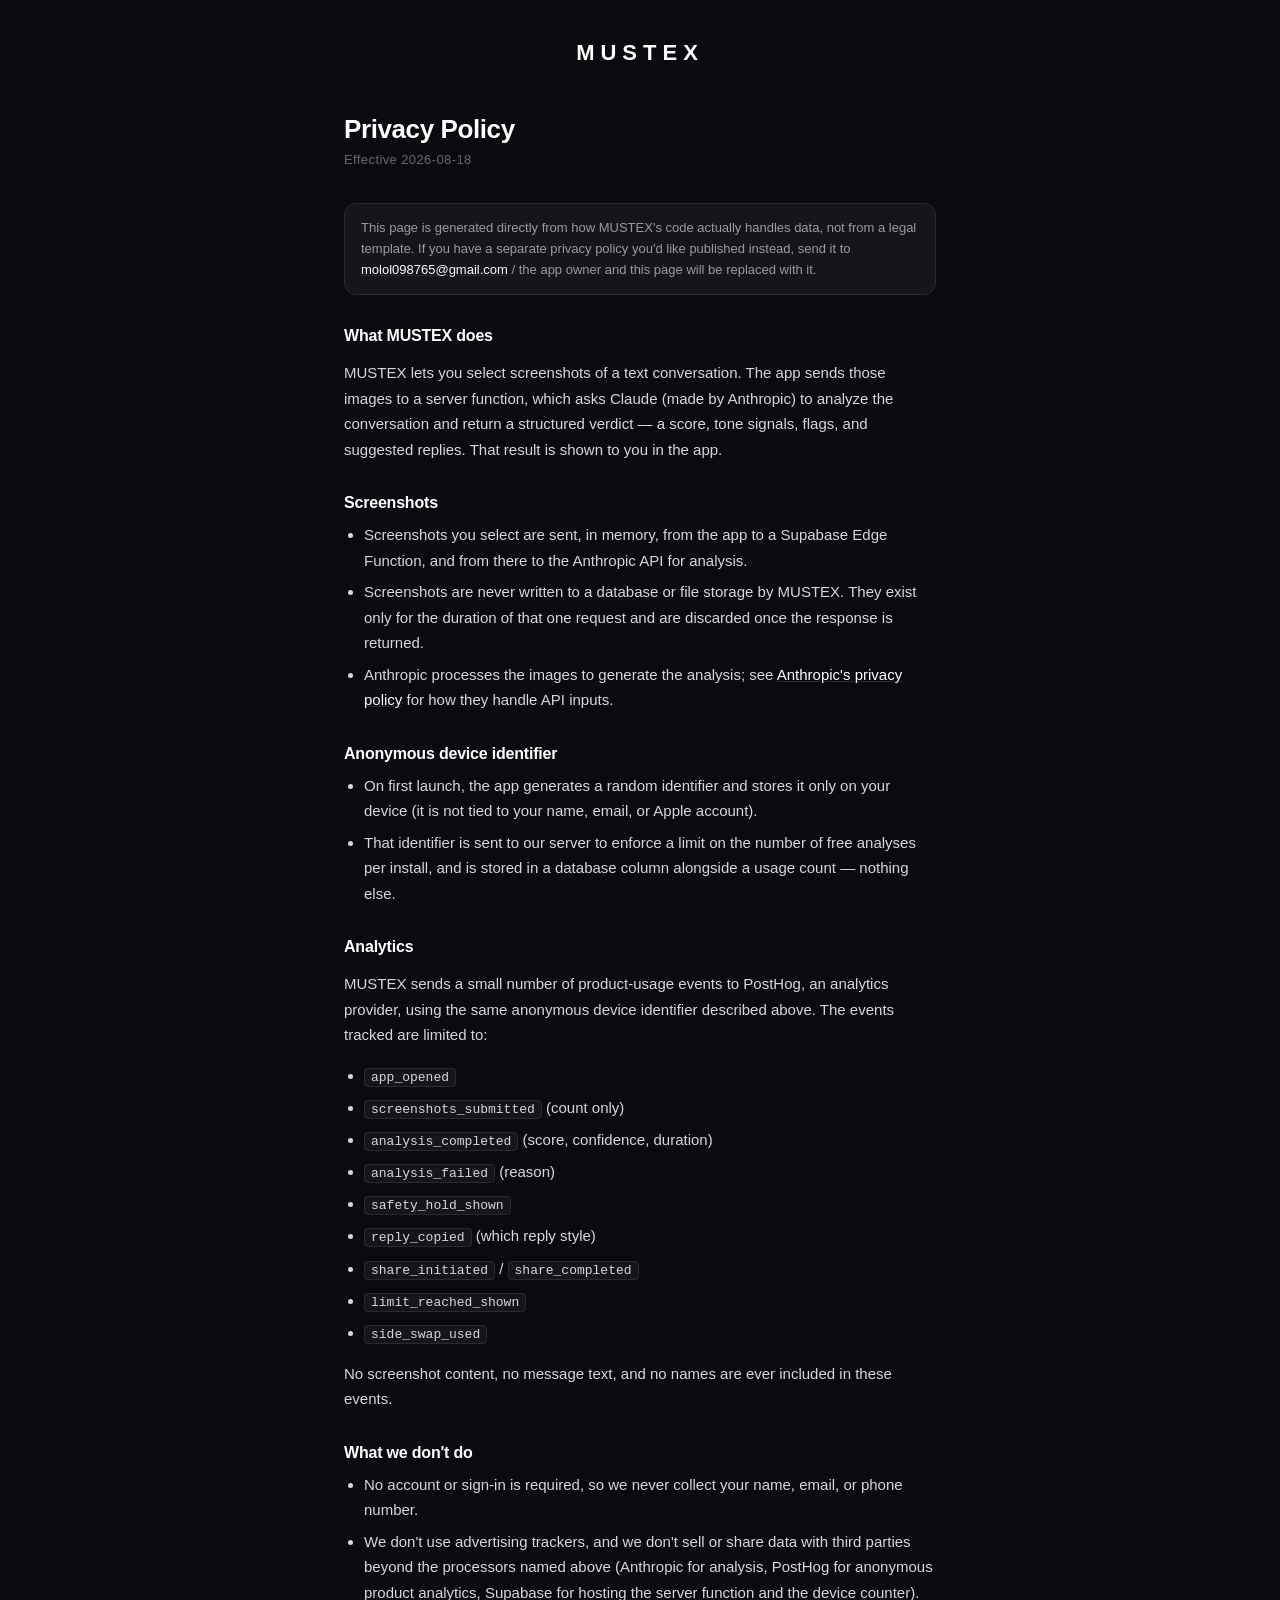
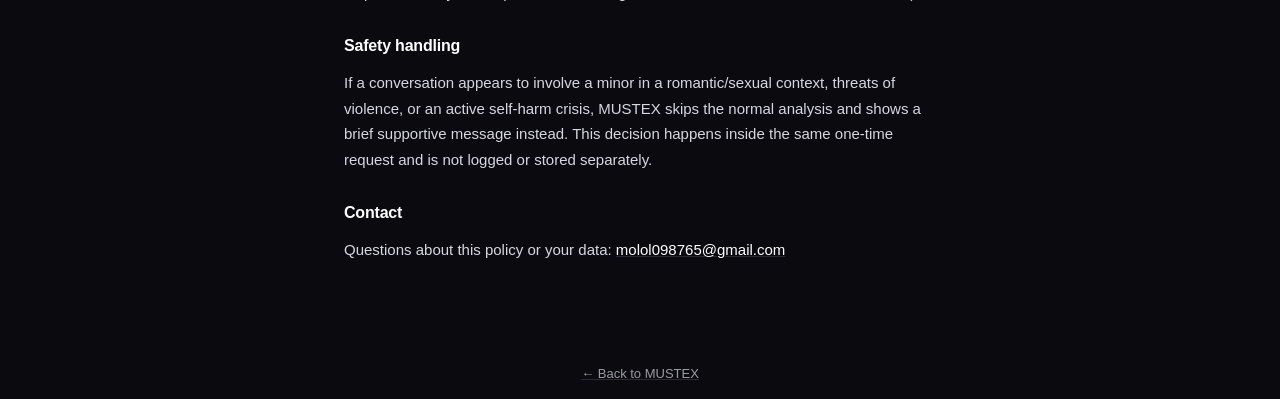
<file: privacy.html>
<!DOCTYPE html>
<html lang="en">
<head>
<meta charset="utf-8" />
<meta name="viewport" content="width=device-width, initial-scale=1" />
<title>Privacy Policy — MUSTEX</title>
<meta name="theme-color" content="#0b0b0f" />
<link rel="icon" type="image/svg+xml" href="assets/favicon.svg" />
<style>
  :root {
    --bg: #0b0b0f;
    --surface: #15151c;
    --border: #2a2a35;
    --text: #ffffff;
    --body: #d7d7e0;
    --dim: #9a9aa5;
    --faint: #66667a;
    --accent: #6c5ce7;
  }
  * { box-sizing: border-box; }
  body {
    margin: 0;
    background: var(--bg);
    color: var(--body);
    font-family: -apple-system, BlinkMacSystemFont, "Segoe UI", Roboto, Helvetica, Arial, sans-serif;
    -webkit-font-smoothing: antialiased;
  }
  header {
    padding: 40px 24px 16px;
    text-align: center;
  }
  .wordmark {
    color: var(--text);
    font-size: 22px;
    font-weight: 900;
    letter-spacing: 6px;
    text-decoration: none;
  }
  .wordmark:hover { color: var(--accent); }
  main {
    max-width: 640px;
    margin: 0 auto;
    padding: 24px 24px 64px;
  }
  h1 {
    color: var(--text);
    font-size: 26px;
    font-weight: 900;
    letter-spacing: -0.4px;
    margin: 8px 0 4px;
  }
  .updated {
    color: var(--faint);
    font-size: 13px;
    letter-spacing: 0.4px;
    margin: 0 0 32px;
  }
  .note {
    background: var(--surface);
    border: 1px solid var(--border);
    border-radius: 12px;
    padding: 14px 16px;
    font-size: 13px;
    line-height: 1.6;
    color: var(--dim);
    margin-bottom: 32px;
  }
  h2 {
    color: var(--text);
    font-size: 16px;
    font-weight: 800;
    letter-spacing: -0.2px;
    margin: 32px 0 10px;
  }
  p, li { font-size: 15px; line-height: 1.7; }
  ul { padding-left: 20px; margin: 8px 0; }
  li { margin-bottom: 6px; }
  a { color: var(--text); text-decoration: underline; text-decoration-color: var(--border); }
  a:hover { color: var(--accent); text-decoration-color: var(--accent); }
  code {
    background: var(--surface);
    border: 1px solid var(--border);
    border-radius: 4px;
    padding: 1px 6px;
    font-size: 13px;
    color: var(--body);
  }
  footer {
    text-align: center;
    padding: 24px;
    font-size: 13px;
    color: var(--faint);
  }
  footer a { color: var(--dim); }
</style>
</head>
<body>
  <header>
    <a class="wordmark" href="index.html">MUSTEX</a>
  </header>
  <main>
    <h1>Privacy Policy</h1>
    <p class="updated">Effective 2026-08-18</p>

    <div class="note">
      This page is generated directly from how MUSTEX's code actually handles data, not
      from a legal template. If you have a separate privacy policy you'd like published
      instead, send it to <a href="mailto:molol098765@gmail.com">molol098765@gmail.com</a>&nbsp;/
      the app owner and this page will be replaced with it.
    </div>

    <h2>What MUSTEX does</h2>
    <p>
      MUSTEX lets you select screenshots of a text conversation. The app sends those
      images to a server function, which asks Claude (made by Anthropic) to analyze the
      conversation and return a structured verdict &mdash; a score, tone signals, flags,
      and suggested replies. That result is shown to you in the app.
    </p>

    <h2>Screenshots</h2>
    <ul>
      <li>Screenshots you select are sent, in memory, from the app to a Supabase Edge
        Function, and from there to the Anthropic API for analysis.</li>
      <li>Screenshots are never written to a database or file storage by MUSTEX. They
        exist only for the duration of that one request and are discarded once the
        response is returned.</li>
      <li>Anthropic processes the images to generate the analysis; see
        <a href="https://www.anthropic.com/legal/privacy" target="_blank" rel="noopener">Anthropic's privacy policy</a>
        for how they handle API inputs.</li>
    </ul>

    <h2>Anonymous device identifier</h2>
    <ul>
      <li>On first launch, the app generates a random identifier and stores it only on
        your device (it is not tied to your name, email, or Apple account).</li>
      <li>That identifier is sent to our server to enforce a limit on the number of free
        analyses per install, and is stored in a database column alongside a usage
        count &mdash; nothing else.</li>
    </ul>

    <h2>Analytics</h2>
    <p>
      MUSTEX sends a small number of product-usage events to PostHog, an analytics
      provider, using the same anonymous device identifier described above. The events
      tracked are limited to:
    </p>
    <ul>
      <li><code>app_opened</code></li>
      <li><code>screenshots_submitted</code> (count only)</li>
      <li><code>analysis_completed</code> (score, confidence, duration)</li>
      <li><code>analysis_failed</code> (reason)</li>
      <li><code>safety_hold_shown</code></li>
      <li><code>reply_copied</code> (which reply style)</li>
      <li><code>share_initiated</code> / <code>share_completed</code></li>
      <li><code>limit_reached_shown</code></li>
      <li><code>side_swap_used</code></li>
    </ul>
    <p>
      No screenshot content, no message text, and no names are ever included in these
      events.
    </p>

    <h2>What we don't do</h2>
    <ul>
      <li>No account or sign-in is required, so we never collect your name, email, or
        phone number.</li>
      <li>We don't use advertising trackers, and we don't sell or share data with
        third parties beyond the processors named above (Anthropic for analysis,
        PostHog for anonymous product analytics, Supabase for hosting the server
        function and the device counter).</li>
    </ul>

    <h2>Safety handling</h2>
    <p>
      If a conversation appears to involve a minor in a romantic/sexual context, threats
      of violence, or an active self-harm crisis, MUSTEX skips the normal analysis and
      shows a brief supportive message instead. This decision happens inside the same
      one-time request and is not logged or stored separately.
    </p>

    <h2>Contact</h2>
    <p>
      Questions about this policy or your data:
      <a href="mailto:molol098765@gmail.com">molol098765@gmail.com</a>
    </p>
  </main>
  <footer>
    <a href="index.html">&larr; Back to MUSTEX</a>
  </footer>
</body>
</html>
</file>
